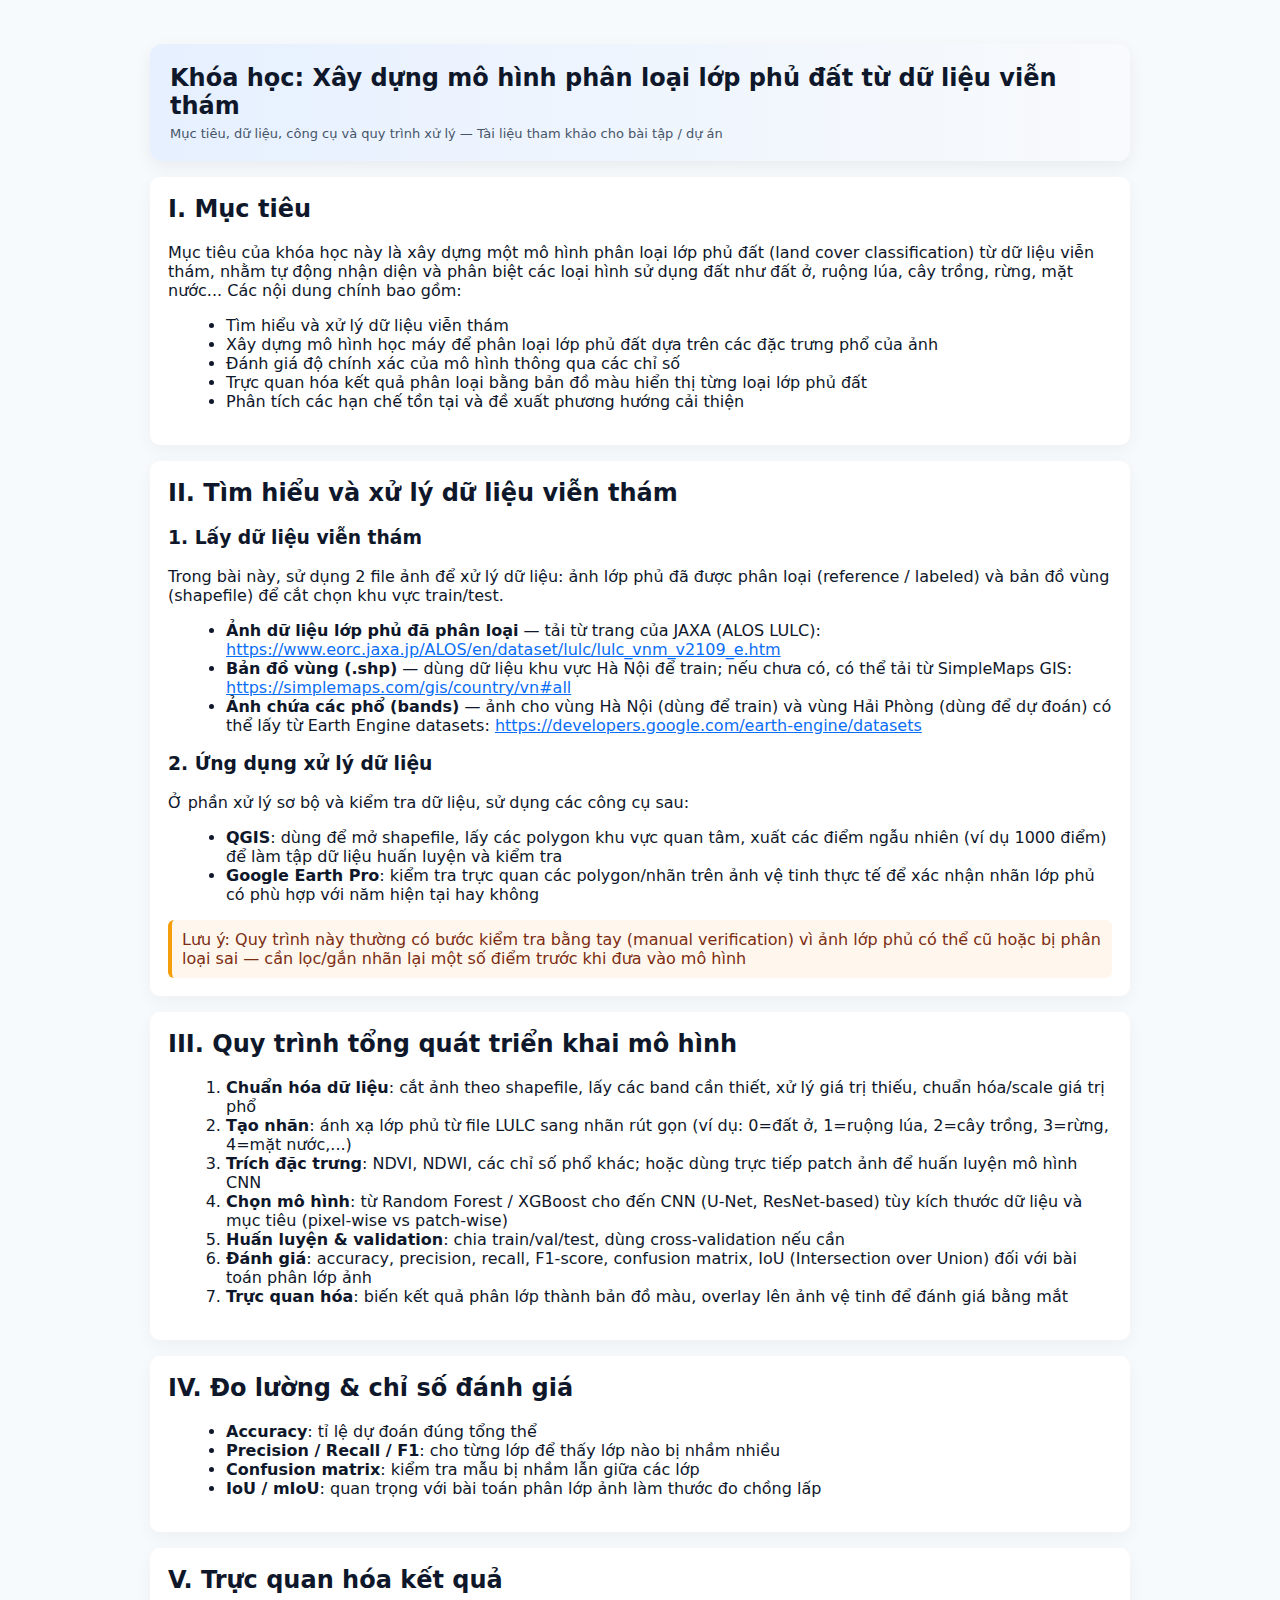
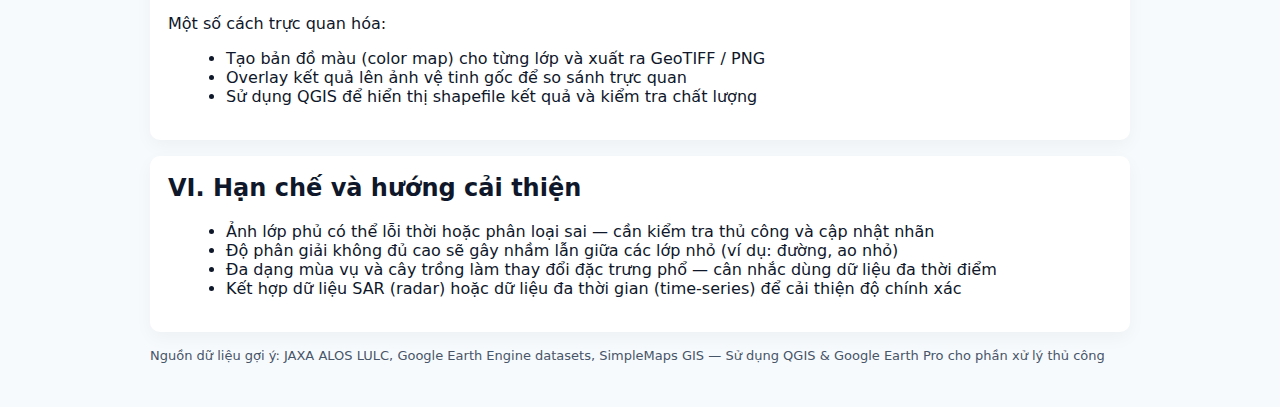
<file: Tutorial QGIS/content/intro.html>
<!doctype html>
<html lang="vi">

<head>
    <meta charset="utf-8" />
    <meta name="viewport" content="width=device-width,initial-scale=1" />
    <title>Khóa học: Phân loại lớp phủ đất từ dữ liệu viễn thám</title>
    <style>
        :root {
            --bg: #f7fafc;
            --card: #ffffff;
            --accent: #0f172a;
            --muted: #475569
        }

        body {
            font-family: Inter, system-ui, -apple-system, "Segoe UI", Roboto, "Helvetica Neue", Arial;
            background: var(--bg);
            color: var(--accent);
            margin: 0;
            padding: 24px
        }

        .page {
            max-width: 980px;
            margin: 20px auto
        }

        header {
            background: linear-gradient(90deg, #e6f0ff, #f8fafc);
            padding: 20px;
            border-radius: 12px;
            box-shadow: 0 6px 18px rgba(15, 23, 42, 0.06)
        }

        header h1 {
            margin: 0;
            font-size: 24px
        }

        .meta {
            color: var(--muted);
            margin-top: 6px;
            font-size: 13px
        }

        .card {
            background: var(--card);
            padding: 18px;
            border-radius: 10px;
            margin-top: 16px;
            box-shadow: 0 6px 18px rgba(2, 6, 23, 0.04)
        }

        h2 {
            margin-top: 0
        }

        pre {
            background: #0b1220;
            color: #e6eef8;
            padding: 12px;
            border-radius: 8px;
            overflow: auto
        }

        ul,
        ol {
            margin-left: 18px
        }

        .note {
            background: #fff7ed;
            border-left: 4px solid #f59e0b;
            padding: 10px;
            border-radius: 6px;
            color: #7c2d12
        }

        .small {
            font-size: 13px;
            color: var(--muted)
        }

        a {
            color: #0b6ef6
        }
    </style>
</head>

<body>
    <div class="page">
        <header>
            <h1>Khóa học: Xây dựng mô hình phân loại lớp phủ đất từ dữ liệu viễn thám</h1>
            <div class="meta">Mục tiêu, dữ liệu, công cụ và quy trình xử lý — Tài liệu tham khảo cho bài tập / dự án
            </div>
        </header>

        <section class="card">
            <h2>I. Mục tiêu</h2>
            <p>
                Mục tiêu của khóa học này là xây dựng một mô hình phân loại lớp phủ đất (land cover classification) từ
                dữ liệu viễn thám, nhằm tự động nhận diện và phân biệt các loại hình sử dụng đất như đất ở, ruộng lúa,
                cây trồng, rừng, mặt nước... Các nội dung chính bao gồm:
            </p>
            <ul>
                <li>Tìm hiểu và xử lý dữ liệu viễn thám</li>
                <li>Xây dựng mô hình học máy để phân loại lớp phủ đất dựa trên các đặc trưng phổ của ảnh</li>
                <li>Đánh giá độ chính xác của mô hình thông qua các chỉ số</li>
                <li>Trực quan hóa kết quả phân loại bằng bản đồ màu hiển thị từng loại lớp phủ đất</li>
                <li>Phân tích các hạn chế tồn tại và đề xuất phương hướng cải thiện</li>
            </ul>
        </section>

        <section class="card">
            <h2>II. Tìm hiểu và xử lý dữ liệu viễn thám</h2>

            <h3>1. Lấy dữ liệu viễn thám</h3>
            <p>Trong bài này, sử dụng 2 file ảnh để xử lý dữ liệu: ảnh lớp phủ đã được phân loại (reference / labeled)
                và bản đồ vùng (shapefile) để cắt chọn khu vực train/test.</p>

            <ul>
                <li>
                    <strong>Ảnh dữ liệu lớp phủ đã phân loại</strong>
                    — tải từ trang của JAXA (ALOS LULC):
                    <a href="https://www.eorc.jaxa.jp/ALOS/en/dataset/lulc/lulc_vnm_v2109_e.htm"
                        target="_blank">https://www.eorc.jaxa.jp/ALOS/en/dataset/lulc/lulc_vnm_v2109_e.htm</a>
                </li>
                <li>
                    <strong>Bản đồ vùng (.shp)</strong>
                    — dùng dữ liệu khu vực Hà Nội để train; nếu chưa có, có thể tải từ SimpleMaps GIS: <a
                        href="https://simplemaps.com/gis/country/vn#all"
                        target="_blank">https://simplemaps.com/gis/country/vn#all</a>
                </li>
                <li>
                    <strong>Ảnh chứa các phổ (bands)</strong>
                    — ảnh cho vùng Hà Nội (dùng để train) và vùng Hải Phòng (dùng để dự đoán) có thể lấy từ Earth Engine
                    datasets: <a href="https://developers.google.com/earth-engine/datasets"
                        target="_blank">https://developers.google.com/earth-engine/datasets</a>
                </li>
            </ul>

            <h3>2. Ứng dụng xử lý dữ liệu</h3>
            <p>Ở phần xử lý sơ bộ và kiểm tra dữ liệu, sử dụng các công cụ sau:</p>
            <ul>
                <li>
                    <strong>QGIS</strong>: dùng để mở shapefile, lấy các polygon khu vực quan tâm, xuất các điểm ngẫu
                    nhiên (ví dụ 1000 điểm) để làm tập dữ liệu huấn luyện và kiểm tra
                </li>
                <li>
                    <strong>Google Earth Pro</strong>: kiểm tra trực quan các polygon/nhãn trên ảnh vệ tinh thực tế để
                    xác nhận nhãn lớp phủ có phù hợp với năm hiện tại hay không
                </li>
            </ul>

            <div class="note">
                Lưu ý: Quy trình này thường có bước kiểm tra bằng tay (manual verification) vì ảnh lớp phủ có thể cũ
                hoặc bị phân loại sai — cần lọc/gắn nhãn lại một số điểm trước khi đưa vào mô hình
            </div>

        </section>

        <section class="card">
            <h2>III. Quy trình tổng quát triển khai mô hình</h2>
            <ol>
                <li><strong>Chuẩn hóa dữ liệu</strong>: cắt ảnh theo shapefile, lấy các band cần thiết, xử lý giá trị
                    thiếu, chuẩn hóa/scale giá trị phổ</li>
                <li><strong>Tạo nhãn</strong>: ánh xạ lớp phủ từ file LULC sang nhãn rút gọn (ví dụ: 0=đất ở, 1=ruộng
                    lúa, 2=cây trồng, 3=rừng, 4=mặt nước,...)</li>
                <li><strong>Trích đặc trưng</strong>: NDVI, NDWI, các chỉ số phổ khác; hoặc dùng trực tiếp patch ảnh để
                    huấn luyện mô hình CNN</li>
                <li><strong>Chọn mô hình</strong>: từ Random Forest / XGBoost cho đến CNN (U-Net, ResNet-based) tùy kích
                    thước dữ liệu và mục tiêu (pixel-wise vs patch-wise)
                <li><strong>Huấn luyện & validation</strong>: chia train/val/test, dùng cross-validation nếu cần</li>
                <li><strong>Đánh giá</strong>: accuracy, precision, recall, F1-score, confusion matrix, IoU
                    (Intersection over Union) đối với bài toán phân lớp ảnh
                <li><strong>Trực quan hóa</strong>: biến kết quả phân lớp thành bản đồ màu, overlay lên ảnh vệ tinh để
                    đánh giá bằng mắt
            </ol>
        </section>

        <section class="card">
            <h2>IV. Đo lường & chỉ số đánh giá</h2>
            <ul>
                <li><strong>Accuracy</strong>: tỉ lệ dự đoán đúng tổng thể</li>
                <li><strong>Precision / Recall / F1</strong>: cho từng lớp để thấy lớp nào bị nhầm nhiều</li>
                <li><strong>Confusion matrix</strong>: kiểm tra mẫu bị nhầm lẫn giữa các lớp</li>
                <li><strong>IoU / mIoU</strong>: quan trọng với bài toán phân lớp ảnh làm thước đo chồng lấp</li>
            </ul>
        </section>

        <section class="card">
            <h2>V. Trực quan hóa kết quả</h2>
            <p>Một số cách trực quan hóa:</p>
            <ul>
                <li>Tạo bản đồ màu (color map) cho từng lớp và xuất ra GeoTIFF / PNG</li>
                <li>Overlay kết quả lên ảnh vệ tinh gốc để so sánh trực quan</li>
                <li>Sử dụng QGIS để hiển thị shapefile kết quả và kiểm tra chất lượng</li>
            </ul>
        </section>

        <section class="card">
            <h2>VI. Hạn chế và hướng cải thiện</h2>
            <ul>
                <li>Ảnh lớp phủ có thể lỗi thời hoặc phân loại sai — cần kiểm tra thủ công và cập nhật nhãn</li>
                <li>Độ phân giải không đủ cao sẽ gây nhầm lẫn giữa các lớp nhỏ (ví dụ: đường, ao nhỏ)</li>
                <li>Đa dạng mùa vụ và cây trồng làm thay đổi đặc trưng phổ — cân nhắc dùng dữ liệu đa thời điểm</li>
                <li>Kết hợp dữ liệu SAR (radar) hoặc dữ liệu đa thời gian (time-series) để cải thiện độ chính xác</li>
            </ul>
        </section>

        <footer class="small" style="margin-top:16px">Nguồn dữ liệu gợi ý: JAXA ALOS LULC, Google Earth Engine datasets,
            SimpleMaps GIS — Sử dụng QGIS & Google Earth Pro cho phần xử lý thủ công</footer>
    </div>
</body>

</html>
</file>
